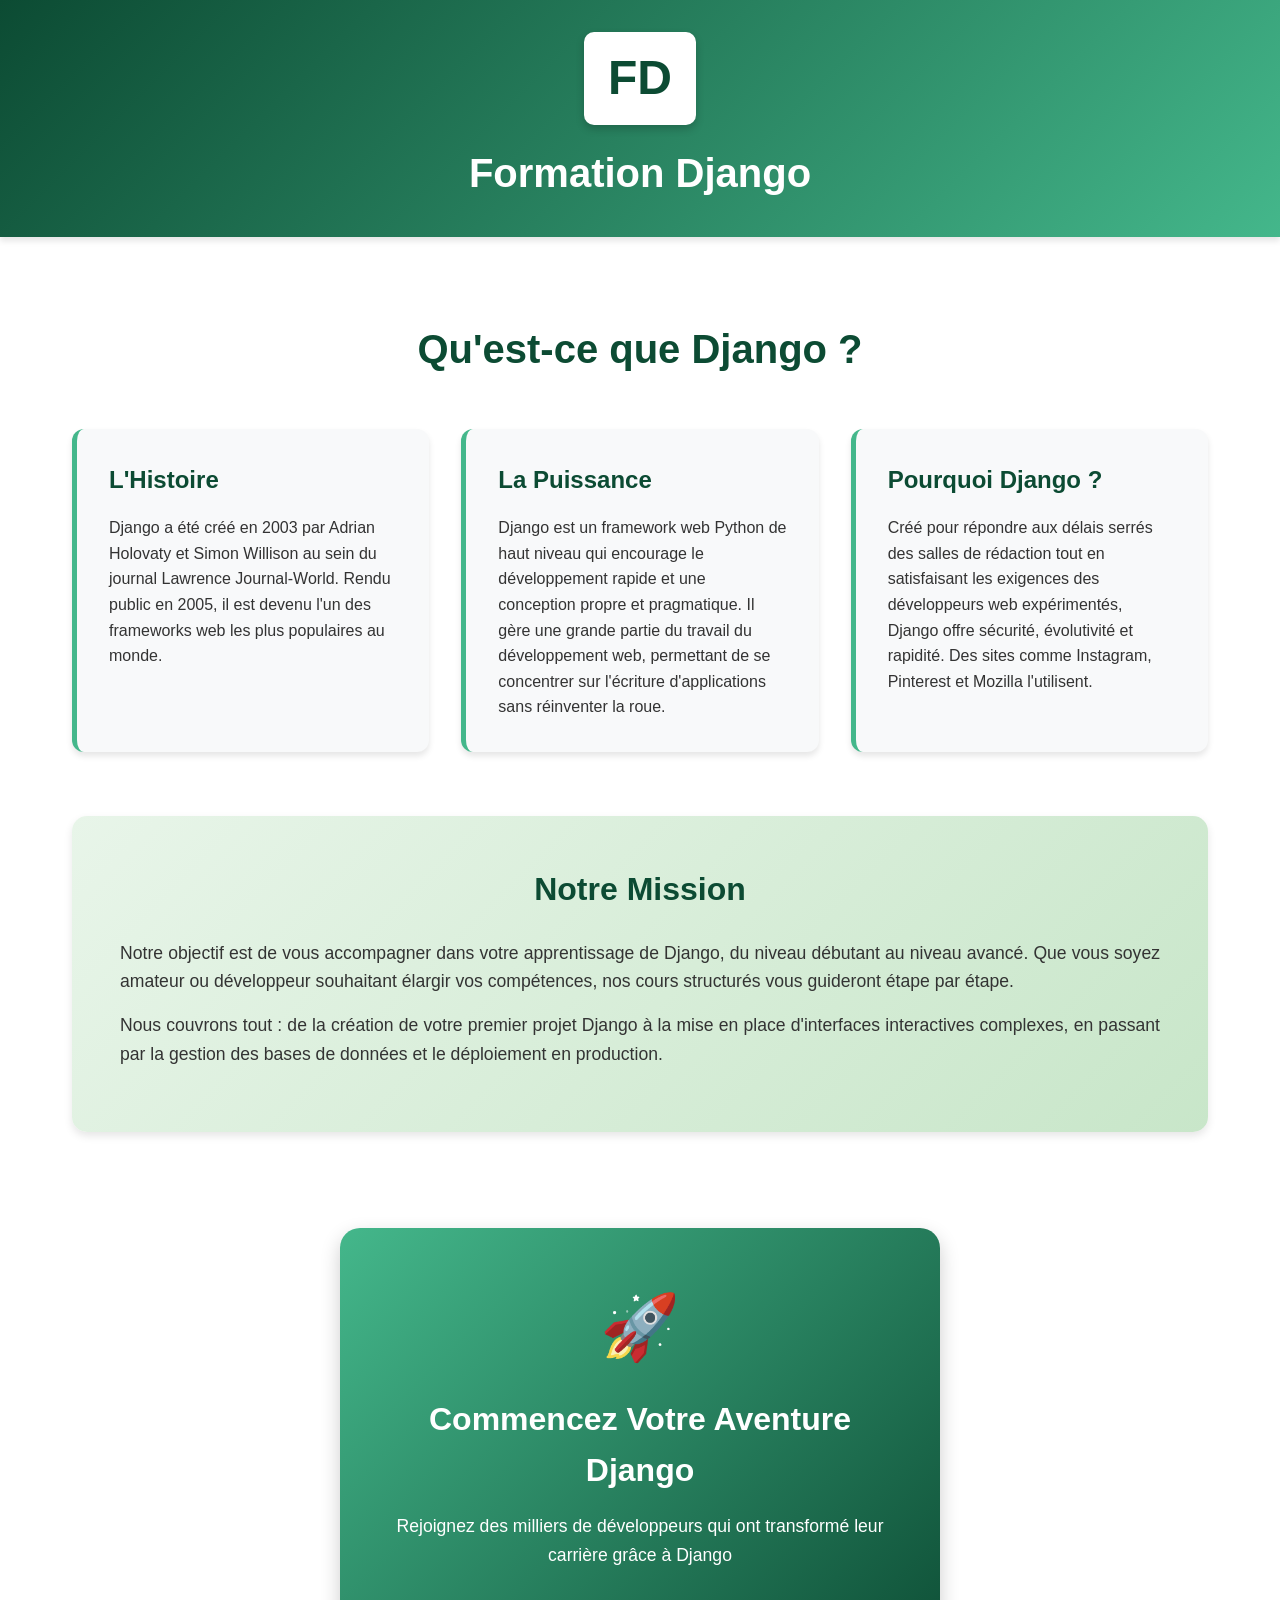
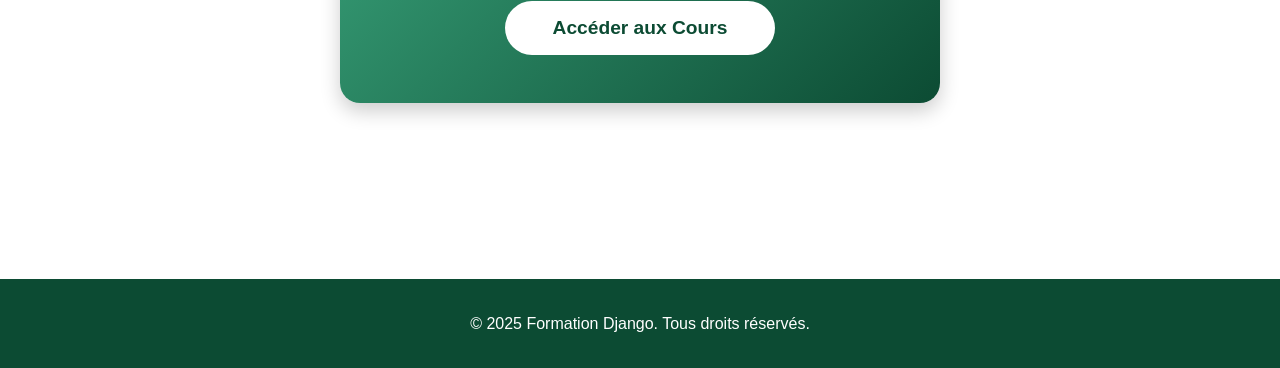
<file: index.html>
<!DOCTYPE html>
<html lang="fr">

<head>
    <meta charset="UTF-8">
    <meta name="viewport" content="width=device-width, initial-scale=1.0">
    <title>Formation Django - Maîtrisez Django</title>
    <link rel="stylesheet" href="style.css">
</head>

<body>
    <header>
        <div class="logo">
            <span class="logo-text">FD</span>
        </div>
        <h1>Formation Django</h1>
    </header>

    <main>
        <section class="intro-section">
            <div class="container">
                <div class="intro-content">
                    <h2>Qu'est-ce que Django ?</h2>
                    <div class="intro-grid">
                        <div class="intro-card">
                            <h3>L'Histoire</h3>
                            <p>Django a été créé en 2003 par Adrian Holovaty et Simon Willison au sein du journal Lawrence Journal-World. Rendu public en 2005, il est devenu l'un des frameworks web les plus populaires au monde.</p>
                        </div>
                        <div class="intro-card">
                            <h3>La Puissance</h3>
                            <p>Django est un framework web Python de haut niveau qui encourage le développement rapide et une conception propre et pragmatique. Il gère une grande partie du travail du développement web, permettant de se concentrer sur l'écriture
                                d'applications sans réinventer la roue.</p>
                        </div>
                        <div class="intro-card">
                            <h3>Pourquoi Django ?</h3>
                            <p>Créé pour répondre aux délais serrés des salles de rédaction tout en satisfaisant les exigences des développeurs web expérimentés, Django offre sécurité, évolutivité et rapidité. Des sites comme Instagram, Pinterest et Mozilla
                                l'utilisent.</p>
                        </div>
                    </div>
                </div>

                <div class="mission-section">
                    <h2>Notre Mission</h2>
                    <p>Notre objectif est de vous accompagner dans votre apprentissage de Django, du niveau débutant au niveau avancé. Que vous soyez amateur ou développeur souhaitant élargir vos compétences, nos cours structurés vous guideront étape par
                        étape.</p>
                    <p>Nous couvrons tout : de la création de votre premier projet Django à la mise en place d'interfaces interactives complexes, en passant par la gestion des bases de données et le déploiement en production.</p>
                </div>

                <div class="cta-section">
                    <div class="cta-card" id="startBtn">
                        <div class="cta-icon">🚀</div>
                        <h3>Commencez Votre Aventure Django</h3>
                        <p>Rejoignez des milliers de développeurs qui ont transformé leur carrière grâce à Django</p>
                        <button class="cta-button">Accéder aux Cours</button>
                    </div>
                </div>
            </div>
        </section>
    </main>

    <div id="accessModal" class="modal">
        <div class="modal-content access-modal">
            <span class="close">&times;</span>
            <h2>Accès aux Cours</h2>
            <p>Veuillez entrer votre clé d'accès pour continuer</p>
            <form id="accessForm">
                <input type="password" id="accessKey" placeholder="Clé d'accès" required>
                <button type="submit" class="submit-btn">Valider</button>
                <p id="errorMessage" class="error-message"></p>
            </form>
            <div class="contact-section">
                <p>Vous n'avez pas de clé d'accès ?</p>
                <a href="https://wa.me/237670078114" target="_blank" class="contact-btn">
                    Contacter le Créateur sur WhatsApp
                </a>
            </div>
        </div>
    </div>

    <footer>
        <p>&copy; 2025 Formation Django. Tous droits réservés.</p>
    </footer>

    <script src="script.js"></script>
</body>

</html>
</file>
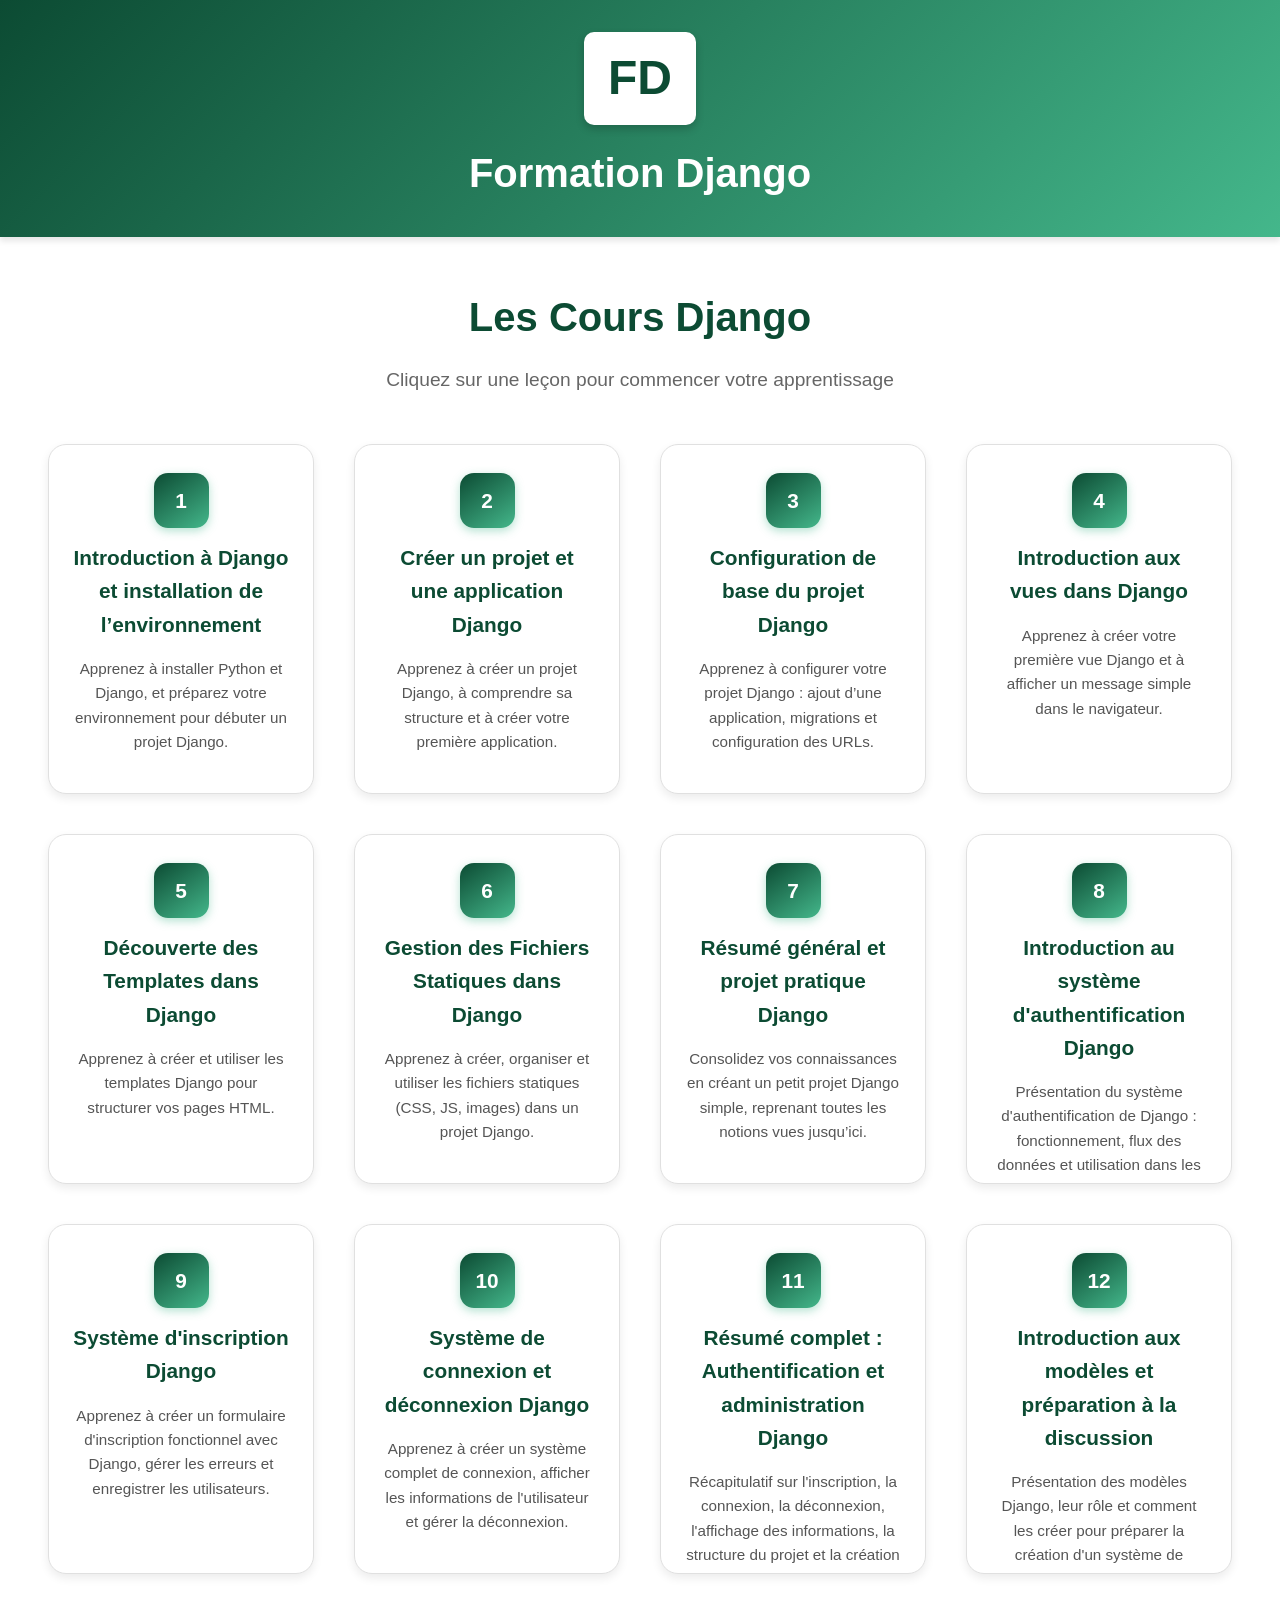
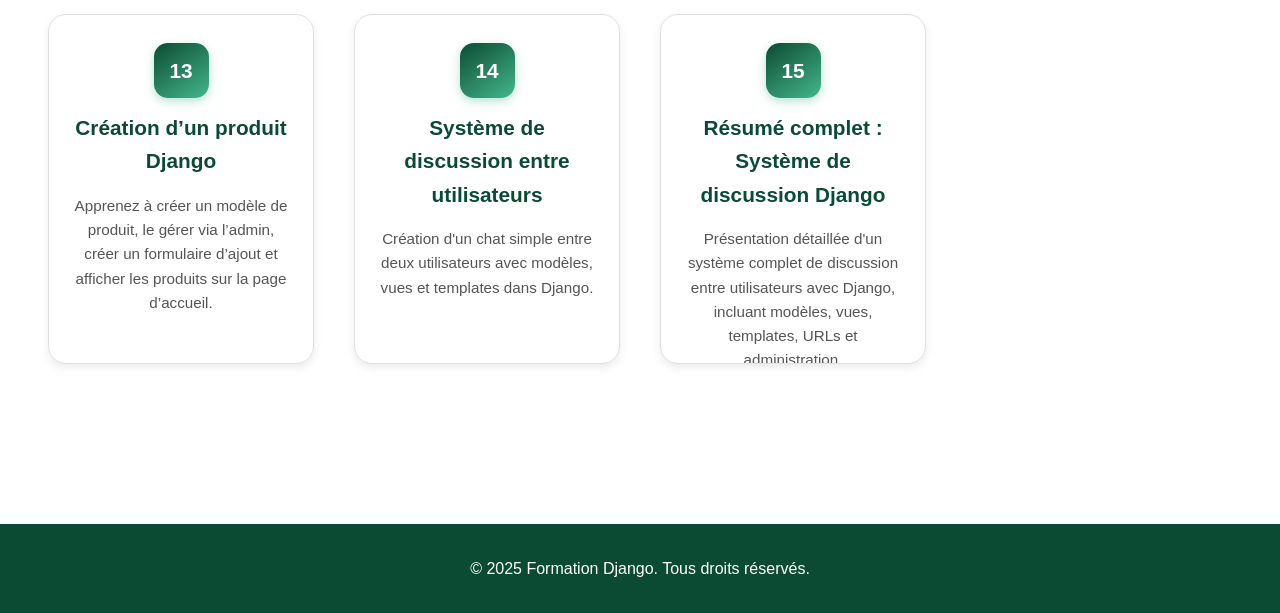
<file: django.html>
<!DOCTYPE html>
<html lang="fr">

<head>
    <meta charset="UTF-8">
    <meta name="viewport" content="width=device-width, initial-scale=1.0">
    <title>Cours Django - Formation Django</title>
    <style>
        * {
            margin: 0;
            padding: 0;
            box-sizing: border-box;
        }
        
        body {
            font-family: 'Segoe UI', Tahoma, Geneva, Verdana, sans-serif;
            background-color: #ffffff;
            color: #333;
            line-height: 1.6;
        }
        
        header {
            background: linear-gradient(135deg, #0C4B33 0%, #44B78B 100%);
            color: white;
            padding: 2rem 0;
            text-align: center;
            box-shadow: 0 4px 6px rgba(0, 0, 0, 0.1);
            /* position: sticky; */
            position: relative;
            top: 0;
            z-index: 100;
        }
        
        .logo {
            margin-bottom: 1rem;
        }
        
        .logo-text {
            font-size: 3rem;
            font-weight: bold;
            background: white;
            color: #0C4B33;
            padding: 0.5rem 1.5rem;
            border-radius: 10px;
            display: inline-block;
            box-shadow: 0 4px 8px rgba(0, 0, 0, 0.2);
        }
        
        header h1 {
            font-size: 2.5rem;
            margin-top: 1rem;
        }
        
        .container {
            max-width: 1400px;
            margin: 0 auto;
            padding: 3rem 2rem;
        }
        
        .page-title {
            text-align: center;
            font-size: 2.5rem;
            color: #0C4B33;
            margin-bottom: 1rem;
        }
        
        .page-subtitle {
            text-align: center;
            font-size: 1.2rem;
            color: #666;
            margin-bottom: 3rem;
        }
        /* ===== DESIGN MODERNE DES CARTES DE COURS ===== */
        
        .lessons-grid {
            display: grid;
            grid-template-columns: repeat(auto-fit, minmax(260px, 1fr));
            gap: 2.5rem;
            justify-items: center;
            align-items: start;
            margin-bottom: 3rem;
            padding: 0 1rem;
        }
        /* Carte de cours */
        
        .lesson-card {
            background: white;
            border: 1px solid #e0e0e0;
            border-radius: 18px;
            padding: 1.8rem 1.5rem;
            cursor: pointer;
            transition: all 0.3s ease;
            box-shadow: 0 4px 10px rgba(0, 0, 0, 0.08);
            height: 350px;
            /* plus longue */
            max-width: 320px;
            /* moins large */
            margin: auto auto;
            display: flex;
            flex-direction: column;
            justify-content: space-between;
            overflow: hidden;
            position: relative;
        }
        
        .lesson-card:hover {
            transform: translateY(-6px);
            box-shadow: 0 10px 20px rgba(68, 183, 139, 0.3);
            border-color: #44B78B;
        }
        /* Numéro de niveau */
        
        .lesson-number {
            background: linear-gradient(145deg, #0C4B33, #44B78B);
            color: white;
            width: 55px;
            height: 55px;
            border-radius: 14px;
            display: flex;
            align-items: center;
            justify-content: center;
            font-size: 1.3rem;
            font-weight: bold;
            box-shadow: 0 3px 10px rgba(68, 183, 139, 0.4);
            transition: transform 0.3s ease, box-shadow 0.3s ease;
            flex-shrink: 0;
        }
        
        .lesson-card:hover .lesson-number {
            transform: rotate(8deg) scale(1.1);
            box-shadow: 0 6px 14px rgba(68, 183, 139, 0.5);
        }
        /* Titre et description */
        
        .lesson-card h3 {
            color: #0C4B33;
            font-size: 1.3rem;
            text-align: center;
            margin-bottom: 1rem;
            display: flex;
            flex-direction: column;
            align-items: center;
            gap: 0.8rem;
        }
        
        .lesson-card p {
            text-align: center;
            color: #555;
            font-size: 0.95rem;
            line-height: 1.6;
            flex-grow: 1;
        }
        /* Animation d’apparition fluide */
        
        @keyframes fadeUp {
            from {
                opacity: 0;
                transform: translateY(25px);
            }
            to {
                opacity: 1;
                transform: translateY(0);
            }
        }
        
        .lesson-card {
            animation: fadeUp 0.6s ease forwards;
        }
        /* ===== RESPONSIVE DESIGN ===== */
        
        @media (max-width: 992px) {
            .lesson-card {
                max-width: 90%;
                height: auto;
                padding: 1.5rem;
            }
        }
        
        @media (max-width: 600px) {
            .lessons-grid {
                grid-template-columns: 1fr;
                gap: 1.5rem;
            }
            .lesson-card {
                height: auto;
                padding: 1.3rem;
                border-radius: 15px;
            }
            .lesson-number {
                width: 48px;
                height: 48px;
                font-size: 1.1rem;
                border-radius: 10px;
            }
            .lesson-card h3 {
                font-size: 1.2rem;
            }
            .lesson-card p {
                font-size: 0.9rem;
            }
        }
        
        .close-btn {
            background: rgba(255, 255, 255, 0.2);
            color: white;
            border: none;
            font-size: 2rem;
            width: 50px;
            height: 50px;
            border-radius: 50%;
            cursor: pointer;
            transition: all 0.3s ease;
            display: flex;
            align-items: center;
            justify-content: center;
        }
        
        .close-btn:hover {
            background: rgba(255, 255, 255, 0.3);
            transform: rotate(90deg);
        }
        
        .lesson-modal-body {
            padding: 3rem;
            overflow-y: auto;
            flex-grow: 1;
            margin: auto auto;
        }
        
        .lesson-content h3 {
            color: #0C4B33;
            font-size: 1.8rem;
            margin-top: 2rem;
            margin-bottom: 1rem;
        }
        
        .lesson-content h4 {
            color: #44B78B;
            font-size: 1.4rem;
            margin-top: 1.5rem;
            margin-bottom: 0.8rem;
        }
        
        .lesson-content p {
            margin-bottom: 1rem;
            font-size: 1.1rem;
            line-height: 1.8;
            text-align: justify;
        }
        
        .lesson-content ul,
        .lesson-content ol {
            margin-left: 2rem;
            margin-bottom: 1rem;
        }
        
        .lesson-content li {
            margin-bottom: 0.5rem;
            font-size: 1.1rem;
        }
        
        .code-block {
            background: #1e1e1e;
            color: #d4d4d4;
            border-radius: 10px;
            padding: 1.5rem;
            margin: 1.5rem 0;
            position: relative;
            font-family: 'Courier New', monospace;
            font-size: 0.95rem;
            line-height: 1.6;
            overflow-x: auto;
        }
        
        .code-block pre {
            margin: 0;
            white-space: pre-wrap;
            word-wrap: break-word;
        }
        
        .copy-btn {
            position: absolute;
            top: 1rem;
            right: 1rem;
            background: #44B78B;
            color: white;
            border: none;
            padding: 0.5rem 1rem;
            border-radius: 5px;
            cursor: pointer;
            font-size: 0.9rem;
            font-weight: bold;
            transition: all 0.3s ease;
        }
        
        .copy-btn:hover {
            background: #0C4B33;
            transform: scale(1.05);
        }
        
        .copy-btn.copied {
            background: #0C4B33;
        }
        
        .note {
            background: #e8f5e9;
            border-left: 5px solid #44B78B;
            padding: 1.5rem;
            margin: 1.5rem 0;
            border-radius: 5px;
        }
        
        .note strong {
            color: #0C4B33;
        }
        
        footer {
            background: #0C4B33;
            color: white;
            text-align: center;
            padding: 2rem;
            margin-top: 4rem;
        }
        
        @media (max-width: 768px) {
            .logo-text {
                font-size: 2rem;
                padding: 0.4rem 1rem;
            }
            header h1 {
                font-size: 1.8rem;
            }
            .lessons-grid {
                grid-template-columns: 1fr;
                gap: 1.5rem;
            }
            .lesson-modal-content {
                width: 98%;
                height: 95vh;
                margin: 1% auto;
            }
            .lesson-modal-header {
                padding: 1.5rem;
            }
            .lesson-modal-header h2 {
                font-size: 1.5rem;
            }
            .lesson-modal-body {
                padding: 1.5rem;
            }
            .page-title {
                font-size: 2rem;
            }
            .container {
                padding: 2rem 1rem;
            }
            .code-block {
                font-size: 0.85rem;
                padding: 1rem;
            }
            .copy-btn {
                top: 0.5rem;
                right: 0.5rem;
                padding: 0.4rem 0.8rem;
                font-size: 0.8rem;
            }
        }
        /* ===== MODAL (Fenêtre du cours) ===== */
        
        .lesson-modal {
            display: none;
            /* caché par défaut */
            position: fixed;
            inset: 0;
            /* équivaut à top:0; right:0; bottom:0; left:0 */
            background: rgba(0, 0, 0, 0.7);
            justify-content: center;
            align-items: center;
            z-index: 2000;
            transition: all 0.3s ease;
        }
        /* Quand le modal est affiché (par JS) */
        
        .lesson-modal.show {
            display: flex !important;
        }
        /* Contenu du modal */
        
        .lesson-modal-content {
            background: #fff;
            width: 85%;
            max-width: 1100px;
            height: 85vh;
            border-radius: 15px;
            display: flex;
            flex-direction: column;
            justify-content: flex-start;
            overflow: hidden;
            box-shadow: 0 10px 30px rgba(0, 0, 0, 0.4);
            animation: fadeInModal 0.4s ease;
        }
        
        .lesson-modal-header {
            display: flex;
            justify-content: space-between;
            align-items: center;
            background: linear-gradient(135deg, #0C4B33 0%, #44B78B 100%);
            color: white;
            padding: 1.5rem 2rem;
            border-top-left-radius: 15px;
            border-top-right-radius: 15px;
        }
        
        .lesson-modal-header h2 {
            font-size: 1.8rem;
        }
        
        @keyframes fadeInModal {
            from {
                opacity: 0;
                transform: scale(0.95);
            }
            to {
                opacity: 1;
                transform: scale(1);
            }
        }
        /* Responsive modal */
        
        @media (max-width: 768px) {
            .lesson-modal-content {
                width: 95%;
                height: 90vh;
                margin: auto;
            }
        }
    </style>
</head>

<body>
    <header>
        <div class="logo">
            <span class="logo-text">FD</span>
        </div>
        <h1>Formation Django</h1>
    </header>

    <main>
        <div class="container">
            <h2 class="page-title">Les Cours Django</h2>
            <p class="page-subtitle">Cliquez sur une leçon pour commencer votre apprentissage</p>
            <div id="lessonsGrid" class="lessons-grid"></div>
        </div>
    </main>

    <div id="lessonModal" class="lesson-modal">
        <div class="lesson-modal-content">
            <div class="lesson-modal-header">
                <div>
                    <h2 id="modalTitle"></h2>
                    <p id="modalDescription"></p>
                </div>
                <button class="close-btn" id="closeModal">&times;</button>
            </div>
            <div class="lesson-modal-body">
                <div id="lessonContent" class="lesson-content"></div>
            </div>
        </div>
    </div>

    <footer>
        <p>&copy; 2025 Formation Django. Tous droits réservés.</p>
    </footer>

    <script src="django.js"></script>
    <script>
        // function openLesson(lesson) {
        //     const modal = document.getElementById("lessonModal");
        //     const modalTitle = document.getElementById("modalTitle");
        //     const modalDescription = document.getElementById("modalDescription");
        //     const lessonContent = document.getElementById("lessonContent");

        //     modal.classList.add("show"); // ✅ centré avec flex
        //     modalTitle.textContent = lesson.title;
        //     modalDescription.textContent = lesson.description;
        //     lessonContent.innerHTML = lesson.content;
        // }

        document.getElementById("closeModal").addEventListener("click", () => {
            document.getElementById("lessonModal").classList.remove("show");
        });
    </script>
</body>

</html>
</file>
<file: style.css>
* {
    margin: 0;
    padding: 0;
    box-sizing: border-box;
}

body {
    font-family: 'Segoe UI', Tahoma, Geneva, Verdana, sans-serif;
    background-color: #ffffff;
    color: #333;
    line-height: 1.6;
}

header {
    background: linear-gradient(135deg, #0C4B33 0%, #44B78B 100%);
    color: white;
    padding: 2rem 0;
    text-align: center;
    box-shadow: 0 4px 6px rgba(0, 0, 0, 0.1);
    /* position: sticky; */
    position: relative;
    top: 0;
    z-index: 100;
}

.logo {
    margin-bottom: 1rem;
}

.logo-text {
    font-size: 3rem;
    font-weight: bold;
    background: white;
    color: #0C4B33;
    padding: 0.5rem 1.5rem;
    border-radius: 10px;
    display: inline-block;
    box-shadow: 0 4px 8px rgba(0, 0, 0, 0.2);
}

header h1 {
    font-size: 2.5rem;
    margin-top: 1rem;
}

.container {
    max-width: 1200px;
    margin: 0 auto;
    padding: 2rem;
}

.intro-section {
    padding: 3rem 0;
}

.intro-content h2 {
    text-align: center;
    font-size: 2.5rem;
    color: #0C4B33;
    margin-bottom: 3rem;
}

.intro-grid {
    display: grid;
    grid-template-columns: repeat(auto-fit, minmax(300px, 1fr));
    gap: 2rem;
    margin-bottom: 4rem;
}

.intro-card {
    background: #f8f9fa;
    padding: 2rem;
    border-radius: 12px;
    border-left: 5px solid #44B78B;
    box-shadow: 0 4px 6px rgba(0, 0, 0, 0.1);
    transition: transform 0.3s ease, box-shadow 0.3s ease;
}

.intro-card:hover {
    transform: translateY(-5px);
    box-shadow: 0 8px 15px rgba(0, 0, 0, 0.15);
}

.intro-card h3 {
    color: #0C4B33;
    margin-bottom: 1rem;
    font-size: 1.5rem;
}

.mission-section {
    background: linear-gradient(135deg, #e8f5e9 0%, #c8e6c9 100%);
    padding: 3rem;
    border-radius: 15px;
    margin-bottom: 4rem;
    box-shadow: 0 4px 8px rgba(0, 0, 0, 0.1);
}

.mission-section h2 {
    color: #0C4B33;
    font-size: 2rem;
    margin-bottom: 1.5rem;
    text-align: center;
}

.mission-section p {
    font-size: 1.1rem;
    margin-bottom: 1rem;
    text-align: justify;
}

.cta-section {
    display: flex;
    justify-content: center;
    align-items: center;
    padding: 2rem 0;
}

.cta-card {
    background: linear-gradient(135deg, #44B78B 0%, #0C4B33 100%);
    color: white;
    padding: 3rem;
    border-radius: 20px;
    text-align: center;
    max-width: 600px;
    cursor: pointer;
    transition: transform 0.3s ease, box-shadow 0.3s ease;
    box-shadow: 0 8px 20px rgba(0, 0, 0, 0.2);
}

.cta-card:hover {
    transform: scale(1.05);
    box-shadow: 0 12px 30px rgba(0, 0, 0, 0.3);
}

.cta-icon {
    font-size: 4rem;
    margin-bottom: 1rem;
}

.cta-card h3 {
    font-size: 2rem;
    margin-bottom: 1rem;
}

.cta-card p {
    font-size: 1.1rem;
    margin-bottom: 2rem;
}

.cta-button {
    background: white;
    color: #0C4B33;
    border: none;
    padding: 1rem 3rem;
    font-size: 1.2rem;
    font-weight: bold;
    border-radius: 30px;
    cursor: pointer;
    transition: all 0.3s ease;
}

.cta-button:hover {
    background: #f0f0f0;
    transform: scale(1.1);
}

.modal {
    display: none;
    position: fixed;
    z-index: 1000;
    left: 0;
    top: 0;
    width: 100%;
    height: 100%;
    background-color: rgba(0, 0, 0, 0.7);
    animation: fadeIn 0.3s ease;
}

@keyframes fadeIn {
    from {
        opacity: 0;
    }
    to {
        opacity: 1;
    }
}

.modal-content {
    background-color: white;
    margin: 5% auto;
    padding: 3rem;
    border-radius: 15px;
    width: 90%;
    max-width: 500px;
    box-shadow: 0 10px 40px rgba(0, 0, 0, 0.3);
    animation: slideDown 0.4s ease;
}

@keyframes slideDown {
    from {
        transform: translateY(-50px);
        opacity: 0;
    }
    to {
        transform: translateY(0);
        opacity: 1;
    }
}

.close {
    color: #aaa;
    float: right;
    font-size: 2rem;
    font-weight: bold;
    cursor: pointer;
    transition: color 0.3s ease;
}

.close:hover {
    color: #0C4B33;
}

.access-modal h2 {
    color: #0C4B33;
    margin-bottom: 1rem;
    text-align: center;
}

.access-modal p {
    text-align: center;
    margin-bottom: 2rem;
    color: #666;
}

#accessForm {
    display: flex;
    flex-direction: column;
    gap: 1rem;
}

#accessKey {
    padding: 1rem;
    border: 2px solid #e0e0e0;
    border-radius: 8px;
    font-size: 1rem;
    transition: border-color 0.3s ease;
}

#accessKey:focus {
    outline: none;
    border-color: #44B78B;
}

.submit-btn {
    background: linear-gradient(135deg, #44B78B 0%, #0C4B33 100%);
    color: white;
    border: none;
    padding: 1rem;
    font-size: 1.1rem;
    font-weight: bold;
    border-radius: 8px;
    cursor: pointer;
    transition: transform 0.3s ease, box-shadow 0.3s ease;
}

.submit-btn:hover {
    transform: translateY(-2px);
    box-shadow: 0 6px 15px rgba(68, 183, 139, 0.4);
}

.error-message {
    color: #d32f2f;
    text-align: center;
    font-size: 0.9rem;
    min-height: 1.2rem;
}

.contact-section {
    margin-top: 2rem;
    padding-top: 2rem;
    border-top: 2px solid #e0e0e0;
    text-align: center;
}

.contact-section p {
    margin-bottom: 1rem;
    color: #666;
}

.contact-btn {
    display: inline-block;
    background: #25D366;
    color: white;
    padding: 1rem 2rem;
    text-decoration: none;
    border-radius: 8px;
    font-weight: bold;
    transition: background 0.3s ease, transform 0.3s ease;
}

.contact-btn:hover {
    background: #20BA5A;
    transform: scale(1.05);
}

footer {
    background: #0C4B33;
    color: white;
    text-align: center;
    padding: 2rem;
    margin-top: 4rem;
}

@media (max-width: 768px) {
    .logo-text {
        font-size: 2rem;
        padding: 0.4rem 1rem;
    }
    header h1 {
        font-size: 1.8rem;
    }
    .intro-content h2 {
        font-size: 2rem;
    }
    .intro-grid {
        grid-template-columns: 1fr;
        gap: 1.5rem;
    }
    .mission-section {
        padding: 2rem;
    }
    .cta-card {
        padding: 2rem;
    }
    .cta-card h3 {
        font-size: 1.5rem;
    }
    .cta-icon {
        font-size: 3rem;
    }
    .modal-content {
        margin: 10% auto;
        padding: 2rem;
        width: 95%;
    }
    .container {
        padding: 1rem;
    }
}

@media (max-width: 480px) {
    .logo-text {
        font-size: 1.5rem;
    }
    header h1 {
        font-size: 1.5rem;
    }
    .intro-card h3 {
        font-size: 1.3rem;
    }
    .mission-section h2 {
        font-size: 1.5rem;
    }
    .cta-card h3 {
        font-size: 1.3rem;
    }
    .cta-button {
        padding: 0.8rem 2rem;
        font-size: 1rem;
    }
}
</file>
